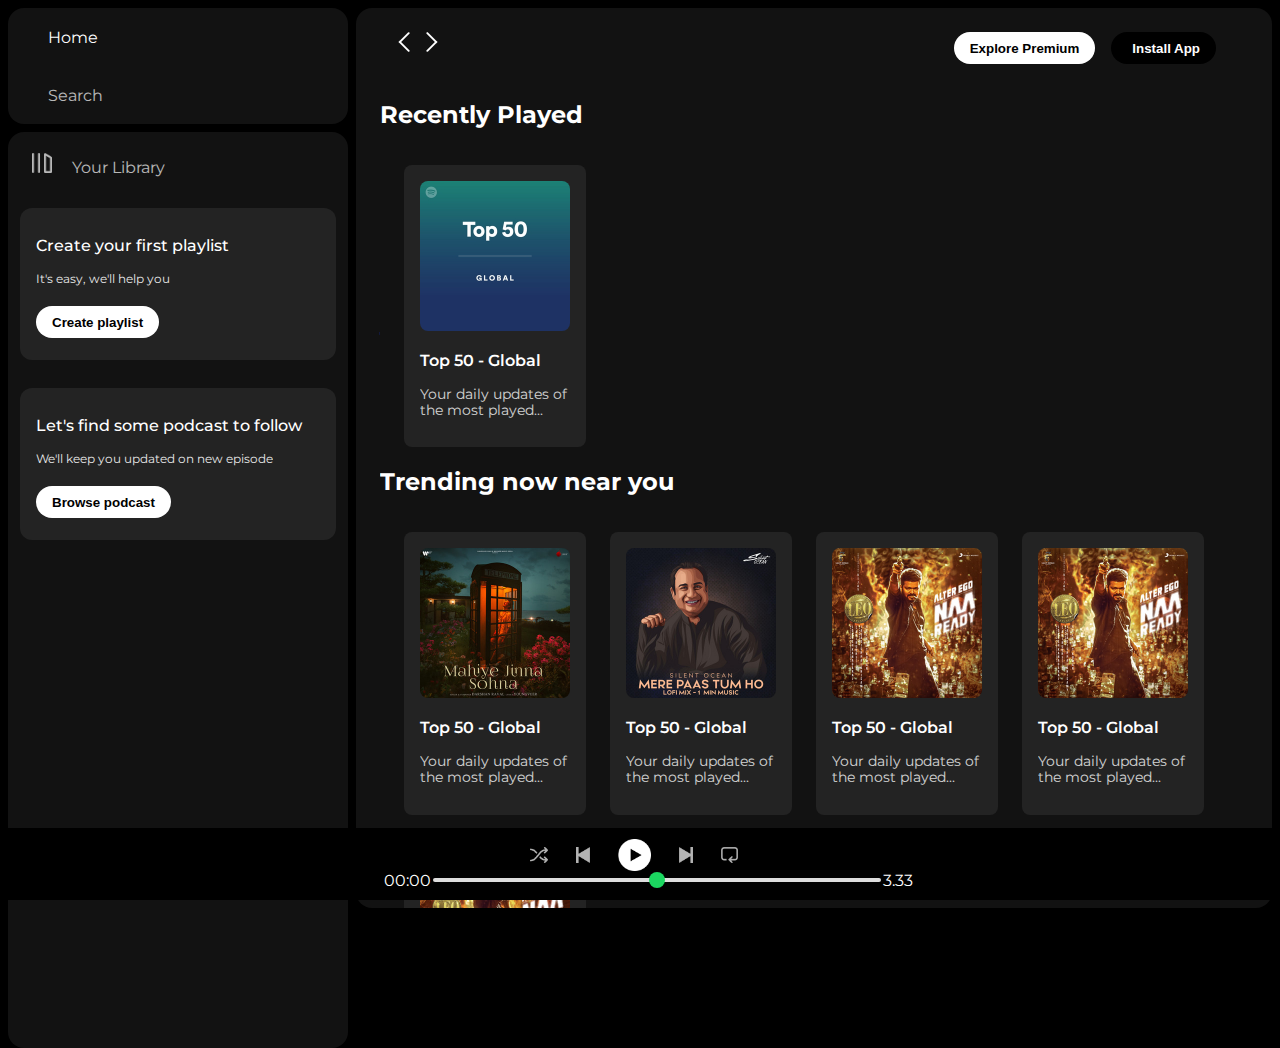
<file: Spotify/index.html>
<!DOCTYPE html>
<html lang="en">
  <head>
    <meta charset="UTF-8" />
    <meta name="viewport" content="width=device-width, initial-scale=1.0" />
    <link rel="stylesheet" href="style.css" />
    <link
      rel="stylesheet"
      href="https://cdnjs.cloudflare.com/ajax/libs/font-awesome/6.6.0/css/all.min.css"
      integrity="sha512-Kc323vGBEqzTmouAECnVceyQqyqdsSiqLQISBL29aUW4U/M7pSPA/gEUZQqv1cwx4OnYxTxve5UMg5GT6L4JJg=="
      crossorigin="anonymous"
      referrerpolicy="no-referrer"
    />
    <link rel="shortcut icon" href="./Assets/logo.png" type="image/x-icon" />
    <link rel="preconnect" href="https://fonts.googleapis.com" />
    <link rel="preconnect" href="https://fonts.gstatic.com" crossorigin />
    <link
      href="https://fonts.googleapis.com/css2?family=Montserrat:ital,wght@0,100..900;1,100..900&display=swap"
      rel="stylesheet"
    />
    <title>Spotify - Web Player: Music for everyone</title>
  </head>
  <body>
    <div class="main">
      <div class="sidebar">
        <div class="nav">
          <div class="nav-option" style="opacity: 1">
            <i class="fa-solid fa-house"></i>
            <a href="#">Home</a>
          </div>
          <div class="nav-option">
            <i class="fa-solid fa-magnifying-glass"></i>
            <a href="#">Search</a>
          </div>
        </div>
        <div class="library">
          <div class="options">
            <div class="lib-option nav-option">
              <img src="./Assets/library_icon.png" alt="Library" />
              <a href="#">Your Library</a>
            </div>
            <div class="icons">
              <i class="fa-solid fa-plus"></i>
              <i class="fa-solid fa-arrow-right"></i>
            </div>
          </div>
          <div class="lib-box">
            <div class="box">
              <p class="box-p1">Create your first playlist</p>
              <p class="box-p2">It's easy, we'll help you</p>
              <button class="badge">Create playlist</button>
            </div>
            <div class="box">
              <p class="box-p1">Let's find some podcast to follow</p>
              <p class="box-p2">We'll keep you updated on new episode</p>
              <button class="badge">Browse podcast</button>
            </div>
          </div>
        </div>
      </div>
      <div class="main-content">
        <div class="sticky-nav">
          <div class="sticky-nav-icons">
            <img src="./Assets/backward_icon.png" />
            <img src="./Assets/forward_icon.png" class="hide" />
          </div>
          <div class="sticky-nav-options">
            <button class="badge nav-item hide">Explore Premium</button>
            <button class="badge nav-item dark-badge">
              <i class="fa-regular fa-circle-down" style="margin-right: 5px"></i
              >Install App
            </button>
            <i class="fa-regular fa-user nav-item"></i>
          </div>
        </div>

        <h2>Recently Played</h2>
        <div class="card-container">
          <div class="card">
            <img src="./Assets/card1img.jpeg" class="card-img" alt="" />
            <p class="card-title">Top 50 - Global</p>
            <p class="card-info">Your daily updates of the most played...</p>
          </div>
        </div>

        <h2>Trending now near you</h2>
        <div class="card-container">
          <div class="card">
            <img src="./Assets/card2img.jpeg" class="card-img" alt="" />
            <p class="card-title">Top 50 - Global</p>
            <p class="card-info">Your daily updates of the most played...</p>
          </div>

          <div class="card">
            <img src="./Assets/card3img.jpeg" class="card-img" alt="" />
            <p class="card-title">Top 50 - Global</p>
            <p class="card-info">Your daily updates of the most played...</p>
          </div>

          <div class="card">
            <img src="./Assets/card4img.jpeg" class="card-img" alt="" />
            <p class="card-title">Top 50 - Global</p>
            <p class="card-info">Your daily updates of the most played...</p>
          </div>

          <div class="card">
            <img src="./Assets/card4img.jpeg" class="card-img" alt="" />
            <p class="card-title">Top 50 - Global</p>
            <p class="card-info">Your daily updates of the most played...</p>
          </div>
          <div class="card">
            <img src="./Assets/card4img.jpeg" class="card-img" alt="" />
            <p class="card-title">Top 50 - Global</p>
            <p class="card-info">Your daily updates of the most played...</p>
          </div>
        </div>

        <h2>Featured Charts</h2>
        <div class="card-container">
          <div class="card">
            <img src="./Assets/card5img.jpeg" class="card-img" alt="" />
            <p class="card-title">Top 50 - Global</p>
            <p class="card-info">Your daily updates of the most played...</p>
          </div>
          <div class="card">
            <img src="./Assets/card6img.jpeg" class="card-img" alt="" />
            <p class="card-title">Top 50 - Global</p>
            <p class="card-info">Your daily updates of the most played...</p>
          </div>
          <div class="card">
            <img src="./Assets/card1img.jpeg" class="card-img" alt="" />
            <p class="card-title">Top 50 - Global</p>
            <p class="card-info">Your daily updates of the most played...</p>
          </div>
        </div>
        <div class="footer">
          <div class="line"></div>
        </div>
      </div>
      <div class="music-player">
        <div class="album"></div>
        <div class="player">
          <div class="player-controls">
            <img src="./Assets/player_icon1.png" class="player-control-icon">
            <img src="./Assets/player_icon2.png" class="player-control-icon">
            <img src="./Assets/player_icon3.png" class="player-control-icon" style="opacity: 1;height: 2rem;">
            <img src="./Assets/player_icon4.png" class="player-control-icon">
            <img src="./Assets/player_icon5.png" class="player-control-icon">
          </div>
          <div class="playback-bar">
            <span class="curr-time">00:00</span>
            <input type="range" min="0" max="100" class="progress-bar" step="1">
            <span class="tot-time">3.33</span>
          </div>
        </div>
        <div class="controls"></div>
      </div>
    </div>
  </body>
</html>
</file>
<file: Spotify/style.css>
body{
  font-family: "Montserrat", sans-serif;
  margin: 0;
  background-color: black;
  color: #fff;
  overflow: hidden;
}

.main{
    display: flex;
    height: 100vh;
    padding: 0.5rem;
}

.sidebar{
    background-color: #000;
    width: 340px;
    border-radius: 1rem;
    margin-right: 0.5rem;
}

.main-content{
    background-color: #121212;
    flex: 1;
    border-radius: 1rem;
    overflow: auto;
    padding: 0 1.5rem 0 1.5rem;
}

.music-player{
    background-color: black;
    position: fixed;
    bottom: 0px;
    width: 100%;
    height: 72px;
    
}

a{
    text-decoration: none;
    color: #fff;
}

.nav{
    background-color: #121212;
    border-radius: 1rem;
    display: flex;
    flex-direction: column;
    justify-content: center;
    height: 100px;
   
    padding: 0.5rem 0.75rem;
}

.nav-option{
    line-height: 2.5rem;
    opacity: 0.7;
    padding: 0.5rem 0.75rem;
}

.nav-option:hover{
   
    opacity: 1;
}

.nav-option i{
    font-size: 1.25rem;
}

.nav-option a{
    font-size: 1rem;
    margin-left: 1rem;
}

.library{
    background-color: #121212;
    border-radius: 1rem;
    height: 100%;
    margin-top: 0.5rem;
    padding: 0.5rem 0.75rem;
}

.options{
    display: flex;
    justify-content: space-between;
    align-items: center;
}

.lib-option img{
    height: 1.25rem;
    width:1.25rem;
}

.icons {
    font-size: 1.25rem;
    display: flex;
}

.icons i{
    opacity: 0.6;
    margin-right: 1rem;
}

.icons i:hover{
    opacity: 0.9;
}

.box{
   height: 8rem;
   background-color: #232323; 
   border-radius: 0.75rem;
   margin: 0.75rem 0 1.75rem 0;
   padding:0.75rem 1rem ;
}

.box-p1{
    font-size: 1rem;
    font-weight: 500;
}

.box-p2{
    font-size: 0.75rem;
    opacity: 0.9;
}

.badge{
    background-color: #fff;
    border: none;
    border-radius: 100px;
    padding: 0.25rem 1rem;
    font-weight: 700;
    margin-top: 0.5rem;
    height: 2rem;
    width: fit-content; 
}

.dark-badge{
    background-color: #000;
    color: #fff;
}

.sticky-nav{
    position: sticky;
    top: 0;
    background-color: #121212;
    display: flex;
    justify-content: space-between;
    align-items: center;
    padding: 1rem 0 1rem;
    z-index: 10;
}

.sticky-nav-icons{
    margin-left: 0.75rem;
}

.sticky-nav-options{
    display: flex;
    justify-content: center;
    align-items: center;
}

.nav-item{
    margin-right:1rem ;
}

@media (max-width:1000px ) {
    .hide{
        display: none;
    }
}

.card{
    background-color: #232323;
    width: 150px;
    border-radius: 0.5rem;
    padding: 1rem;
    margin-left: 1.5rem;
    margin-top: 1rem;
}

.card-container{
    display: flex;
    flex-wrap: wrap;
}

.card-img{
    width: 100%;
    border-radius: 0.5rem;
}

.card-title{
    font-weight:600 ;
}

.card-info{
    font-size: 0.85rem;
    opacity: 0.8;
}

.footer{
    height: 300px;
    display: flex;
    align-items: center;
    justify-content: center;
}

.line{
    width: 90%;
    height: 50%;
    border-top: 1px solid white;
    opacity: 0.4;
}

.music-player{
    display: flex;
    justify-content: space-between;
    align-items: center;
}

.album{
    width: 25%;
}
.player{
    width: 50%;
}

.player-controls{
    display: flex;
    justify-content: center;
    align-items: center;
}

.player-control-icon{
    height: 1rem;
    margin-right: 1.75rem;
    opacity: 0.7;
}

.player-control-icon:hover{
    opacity: 1;
}

.playback-bar{
    display: flex;
    justify-content: center;
    align-items: center;
}

.progress-bar{
    width: 70%;
    appearance: none;
    background-color: transparent;
    cursor: pointer;
}

.progress-bar::-webkit-slider-runnable-track{
    background-color: #ddd;
    border-radius: 100px;
    height: 0.2rem;
}

.progress-bar::-webkit-slider-thumb{
    appearance: none;
    height: 1rem;
    width: 1rem;
    background-color: #1bd760;
    border-radius: 50%;
    margin-top: -6px;
}
.controls{
    width: 25%;
}
</file>
